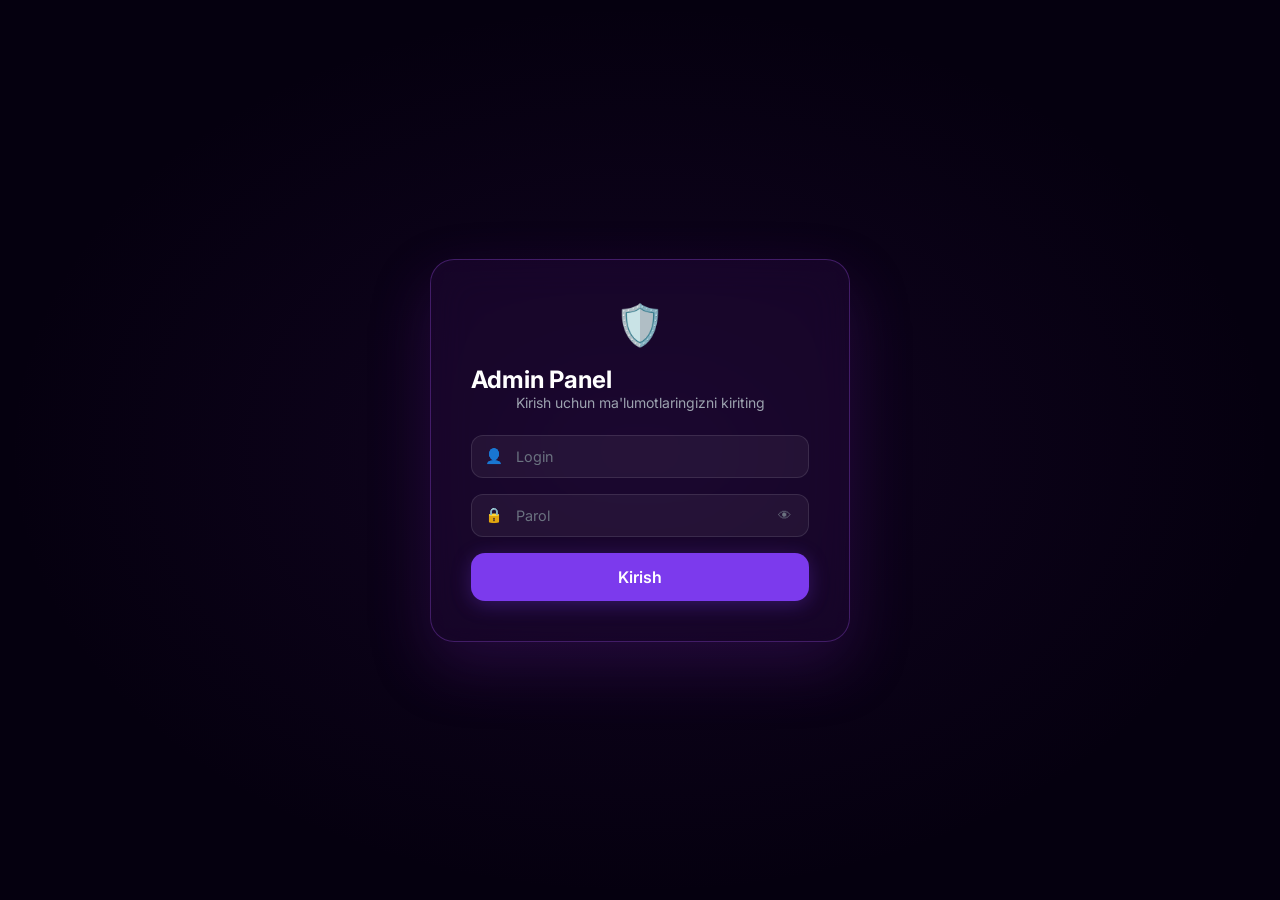
<file: admin/index.html>
<!DOCTYPE html>
<html lang="uz">
<head>
<meta charset="UTF-8"/>
<meta name="viewport" content="width=device-width, initial-scale=1.0"/>
<title>Admin Panel - AzikVisual</title>
<meta name="robots" content="noindex, nofollow"/>
<link rel="stylesheet" href="../css/style.css"/>
<link href="https://fonts.googleapis.com/css2?family=Inter:wght@300;400;500;600;700;800;900&display=swap" rel="stylesheet"/>
</head>
<body class="admin-body">

<div id="adminGate">
  <div class="admin-login-page">
    <div class="admin-login-card">
      <div class="modal-icon">🛡️</div>
      <h2>Admin Panel</h2>
      <p class="modal-sub">Kirish uchun ma'lumotlaringizni kiriting</p>
      <div class="modal-error" id="gateError"></div>
      <form onsubmit="gateLogin(event)">
        <div class="input-wrap"><span class="input-icon">👤</span><input type="text" id="gateUser" placeholder="Login" required autocomplete="off"/></div>
        <div class="input-wrap"><span class="input-icon">🔒</span><input type="password" id="gatePass" placeholder="Parol" required/><button type="button" class="eye-btn" onclick="toggleGatePwd()">👁</button></div>
        <button type="submit" class="btn-primary full" id="gateBtn">Kirish</button>
      </form>
    </div>
  </div>
</div>

<div id="adminPanel" style="display:none">
  <div class="admin-layout">
    <aside class="admin-sidebar">
      <div class="sidebar-logo">
        <div class="sidebar-logo-icon">⚡</div>
        <div>
          <div class="sidebar-logo-text"><span class="logo-az">AZIK</span><span class="logo-vis">VISUAL</span></div>
          <div class="sidebar-sub">Admin Panel</div>
        </div>
      </div>
      <nav class="sidebar-nav">
        <button class="sidebar-item active" onclick="showTab('dashboard')">📊 Dashboard</button>
        <button class="sidebar-item" onclick="showTab('upload')">📤 Mod Upload</button>
        <button class="sidebar-item" onclick="showTab('versions')">📦 Versiyalar</button>
        <button class="sidebar-item" onclick="showTab('support')">💬 Support <span class="sidebar-badge" id="msgBadge"></span></button>
        <button class="sidebar-item" onclick="showTab('premium')">👑 Premium</button>
        <button class="sidebar-item" onclick="showTab('analytics')">📈 Analitika</button>
        <button class="sidebar-item" onclick="showTab('settings')">⚙️ Sozlamalar</button>
      </nav>
      <button class="sidebar-logout" onclick="adminLogout()">🚪 Chiqish</button>
    </aside>

    <main class="admin-main">
      <div class="admin-tab active" id="tab-dashboard">
        <div class="admin-header"><h1>Dashboard</h1><p>AzikVisual admin paneliga xush kelibsiz</p></div>
        <div class="stat-cards" id="dashStats"></div>
        <div class="chart-card" id="chartCard" style="display:none">
          <h3>Versiyalar bo'yicha yuklashlar</h3>
          <div id="chartBars"></div>
        </div>
      </div>

      <div class="admin-tab" id="tab-upload">
        <div class="admin-header"><h1>Mod Upload</h1><p>Yangi versiya chiqarish</p></div>
        <div class="admin-toast success" id="uploadSuccess" style="display:none">✅ Yangi versiya muvaffaqiyatli chiqarildi!</div>
        <div class="admin-toast error" id="uploadError" style="display:none"></div>
        <form class="upload-form" onsubmit="publishVersion(event)">
          <div class="form-row">
            <div class="form-group"><label>Versiya nomi *</label><input type="text" id="upVersion" placeholder="v2.2.0" required class="admin-input"/></div>
            <div class="form-group"><label>Fayl hajmi</label><input type="text" id="upSize" placeholder="4.5 MB" class="admin-input"/></div>
          </div>
          <div class="form-row">
            <div class="form-group"><label>Chiqarilish sanasi</label><input type="date" id="upDate" class="admin-input"/></div>
            <div class="form-group"><label>Download URL</label><input type="text" id="upUrl" placeholder="https://github.com/.../releases/..." class="admin-input"/></div>
          </div>
          <div class="form-group">
            <label>So'nggi versiya sifatida belgilash</label>
            <div class="toggle-wrap">
              <div class="toggle" id="latestToggle" onclick="toggleLatest()" data-on="true"><div class="toggle-knob"></div></div>
              <span class="toggle-label" id="latestLabel">Ha</span>
            </div>
          </div>
          <div class="form-group">
            <label>Changelog</label>
            <div id="clEntries"></div>
            <button type="button" class="btn-add" onclick="addEntry()">+ Qo'shish</button>
          </div>
          <button type="submit" class="btn-primary" style="width:100%;padding:1rem;font-size:1rem">📤 Publish</button>
        </form>
      </div>

      <div class="admin-tab" id="tab-versions">
        <div class="admin-header"><h1>Versiyalar</h1><p>Barcha versiyalarni boshqarish</p></div>
        <div id="versionsList"></div>
      </div>

      <div class="admin-tab" id="tab-support">
        <div class="admin-header"><h1>Support Xabarlari</h1><p id="supportMeta"></p></div>
        <div id="messagesList"></div>
      </div>

      <div class="admin-tab" id="tab-premium">
        <div class="admin-header"><h1>Premium</h1><p>Premium xizmatlarni boshqarish</p></div>
        <div class="glass-card" style="max-width:500px">
          <div class="prem-toggle-row">
            <div><h3>Premium Holati</h3><p style="color:#888;font-size:.85rem">Saytdagi premium bo'limni yoqish/o'chirish</p></div>
            <div class="toggle" id="premToggle" onclick="togglePremium()"><div class="toggle-knob"></div></div>
          </div>
          <div class="prem-status" id="premStatus">🔒 Premium o'chiq</div>
        </div>
      </div>

      <div class="admin-tab" id="tab-analytics">
        <div class="admin-header"><h1>Analitika</h1><p>Sayt statistikasi</p></div>
        <div class="stat-cards" id="analyticsStats"></div>
        <div class="chart-card" style="margin-top:1.5rem"><h3>Yuklab olishlar taqsimoti</h3><div id="analyticsChartBars"></div></div>
      </div>

      <div class="admin-tab" id="tab-settings">
        <div class="admin-header"><h1>Sozlamalar</h1><p>Parolni o'zgartirish</p></div>
        <div class="settings-grid">
          <div class="glass-card">
            <h3>🔒 Parolni O'zgartirish</h3>
            <div class="form-group"><label>Joriy parol</label><input type="password" id="curPwd" class="admin-input" placeholder="••••••••"/></div>
            <div class="form-group"><label>Yangi parol</label><input type="password" id="newPwd" class="admin-input" placeholder="••••••••"/></div>
            <div class="form-group"><label>Yangi parolni tasdiqlang</label><input type="password" id="confPwd" class="admin-input" placeholder="••••••••"/></div>
            <button class="btn-primary" onclick="changePassword()" style="width:100%">🔐 O'zgartirish</button>
            <div class="settings-toast" id="pwdToast"></div>
          </div>
        </div>
      </div>
    </main>
  </div>
</div>

<script src="../js/admin.js"></script>
<script>initAdmin();</script>
</body>
</html>
</file>
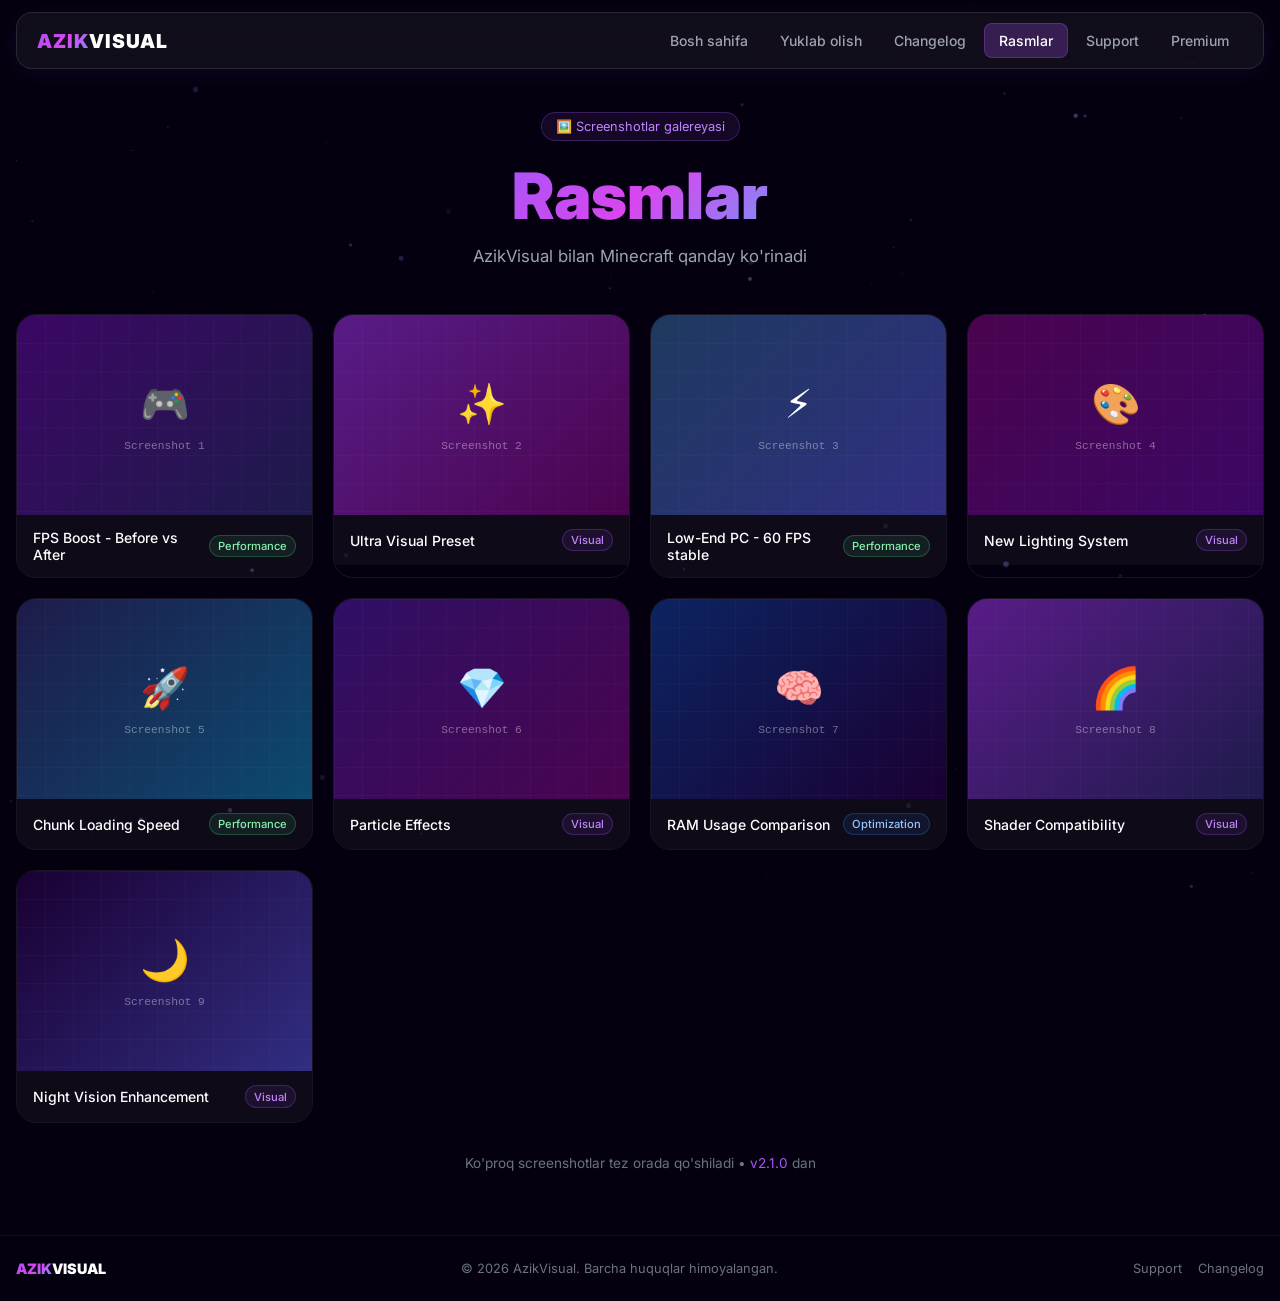
<file: gallery/index.html>
<!DOCTYPE html>
<html lang="uz">
<head>
<meta charset="UTF-8"/>
<meta name="viewport" content="width=device-width, initial-scale=1.0"/>
<title>Rasmlar - AzikVisual</title>
<link rel="stylesheet" href="../css/style.css"/>
<link href="https://fonts.googleapis.com/css2?family=Inter:wght@300;400;500;600;700;800;900&display=swap" rel="stylesheet"/>
</head>
<body>
<canvas id="particles"></canvas>
<nav class="navbar" id="navbar">
  <div class="nav-inner">
    <button class="logo" id="logoBtn" onclick="logoClick()">
      <span class="logo-az">AZIK</span><span class="logo-vis">VISUAL</span>
      <span class="logo-ping" id="logoPing"></span>
    </button>
    <div class="nav-links" id="navLinks">
      <a href="../" class="nav-link">Bosh sahifa</a>
      <a href="../download/" class="nav-link">Yuklab olish</a>
      <a href="../changelog/" class="nav-link">Changelog</a>
      <a href="../gallery/" class="nav-link active">Rasmlar</a>
      <a href="../support/" class="nav-link">Support</a>
      <a href="../premium/" class="nav-link">Premium</a>
    </div>
    <button class="burger" id="burger" onclick="toggleMenu()"><span></span><span></span><span></span></button>
  </div>
</nav>
<div class="page-wrap">
  <div class="container">
    <div class="page-header">
      <div class="page-badge">🖼️ Screenshotlar galereyasi</div>
      <h1><span class="gradient-text">Rasmlar</span></h1>
      <p>AzikVisual bilan Minecraft qanday ko'rinadi</p>
    </div>
    <div class="gallery-grid" id="galleryGrid"></div>
    <p class="gallery-note">Ko'proq screenshotlar tez orada qo'shiladi • <span class="purple-text">v2.1.0</span> dan</p>
  </div>
</div>
<footer class="footer">
  <div class="container footer-inner">
    <div class="footer-logo"><span class="logo-az">AZIK</span><span class="logo-vis">VISUAL</span></div>
    <p class="footer-copy">© 2026 AzikVisual. Barcha huquqlar himoyalangan.</p>
    <div class="footer-links"><a href="../support/">Support</a><a href="../changelog/">Changelog</a></div>
  </div>
</footer>
<div class="modal-overlay" id="adminModal" onclick="closeAdminModal(event)">
  <div class="modal-box">
    <button class="modal-close" onclick="closeModal()">✕</button>
    <div class="modal-icon">🛡️</div>
    <h2>Admin Panel</h2>
    <p class="modal-sub">Kirish uchun ma'lumotlaringizni kiriting</p>
    <div class="modal-error" id="loginError"></div>
    <form onsubmit="adminLogin(event)">
      <div class="input-wrap"><span class="input-icon">👤</span><input type="text" id="loginUser" placeholder="Username" required autocomplete="off"/></div>
      <div class="input-wrap"><span class="input-icon">🔒</span><input type="password" id="loginPass" placeholder="Password" required/><button type="button" class="eye-btn" onclick="togglePwd()">👁</button></div>
      <button type="submit" class="btn-primary full" id="loginBtn">Kirish</button>
    </form>
  </div>
</div>
<script src="../js/particles.js"></script>
<script src="../js/app.js"></script>
<script>loadGalleryPage();</script>
</body>
</html>
</file>
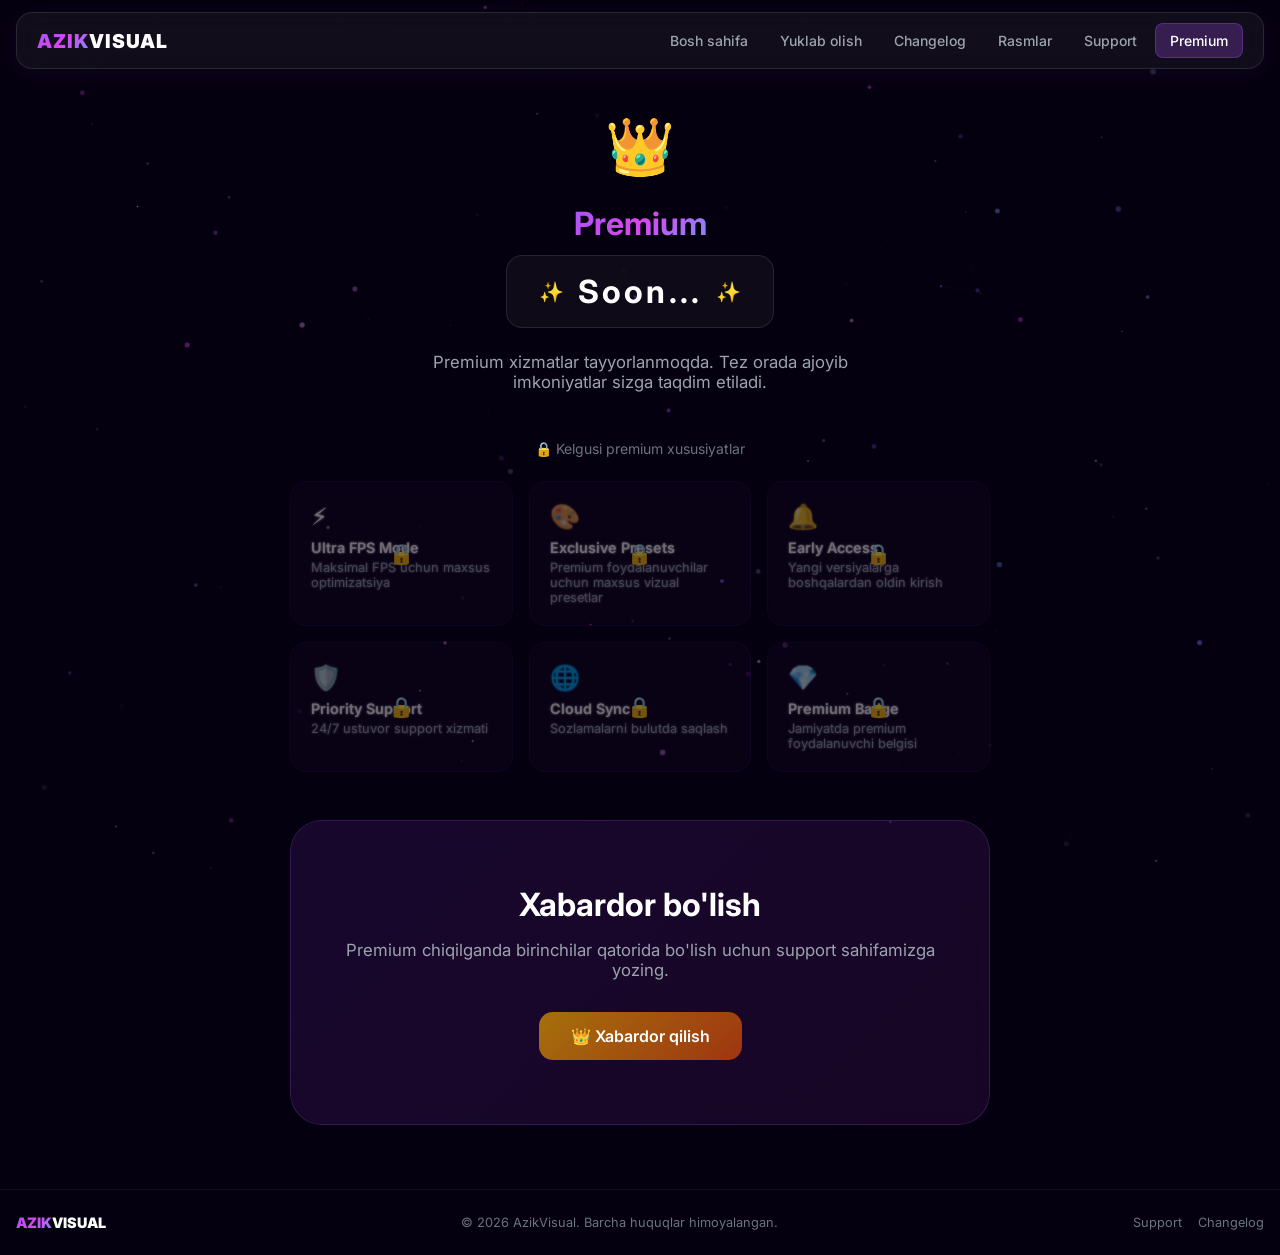
<file: premium/index.html>
<!DOCTYPE html>
<html lang="uz">
<head>
<meta charset="UTF-8"/>
<meta name="viewport" content="width=device-width, initial-scale=1.0"/>
<title>Premium - AzikVisual</title>
<link rel="stylesheet" href="../css/style.css"/>
<link href="https://fonts.googleapis.com/css2?family=Inter:wght@300;400;500;600;700;800;900&display=swap" rel="stylesheet"/>
</head>
<body>
<canvas id="particles"></canvas>
<nav class="navbar" id="navbar">
  <div class="nav-inner">
    <button class="logo" id="logoBtn" onclick="logoClick()">
      <span class="logo-az">AZIK</span><span class="logo-vis">VISUAL</span>
      <span class="logo-ping" id="logoPing"></span>
    </button>
    <div class="nav-links" id="navLinks">
      <a href="../" class="nav-link">Bosh sahifa</a>
      <a href="../download/" class="nav-link">Yuklab olish</a>
      <a href="../changelog/" class="nav-link">Changelog</a>
      <a href="../gallery/" class="nav-link">Rasmlar</a>
      <a href="../support/" class="nav-link">Support</a>
      <a href="../premium/" class="nav-link active">Premium</a>
    </div>
    <button class="burger" id="burger" onclick="toggleMenu()"><span></span><span></span><span></span></button>
  </div>
</nav>
<div class="page-wrap">
  <div class="container narrow">
    <div class="premium-hero">
      <div class="premium-crown-wrap"><div class="premium-crown">👑</div></div>
      <h1><span class="gradient-text">Premium</span></h1>
      <div class="soon-badge">
        <span class="sparkle">✨</span><span class="soon-text">Soon...</span><span class="sparkle">✨</span>
      </div>
      <p class="premium-desc">Premium xizmatlar tayyorlanmoqda. Tez orada ajoyib imkoniyatlar sizga taqdim etiladi.</p>
    </div>
    <div class="premium-feats-title">🔒 Kelgusi premium xususiyatlar</div>
    <div class="premium-grid">
      <div class="premium-feat locked"><div class="pf-lock">🔒</div><div class="pf-icon">⚡</div><h3>Ultra FPS Mode</h3><p>Maksimal FPS uchun maxsus optimizatsiya</p></div>
      <div class="premium-feat locked"><div class="pf-lock">🔒</div><div class="pf-icon">🎨</div><h3>Exclusive Presets</h3><p>Premium foydalanuvchilar uchun maxsus vizual presetlar</p></div>
      <div class="premium-feat locked"><div class="pf-lock">🔒</div><div class="pf-icon">🔔</div><h3>Early Access</h3><p>Yangi versiyalarga boshqalardan oldin kirish</p></div>
      <div class="premium-feat locked"><div class="pf-lock">🔒</div><div class="pf-icon">🛡️</div><h3>Priority Support</h3><p>24/7 ustuvor support xizmati</p></div>
      <div class="premium-feat locked"><div class="pf-lock">🔒</div><div class="pf-icon">🌐</div><h3>Cloud Sync</h3><p>Sozlamalarni bulutda saqlash</p></div>
      <div class="premium-feat locked"><div class="pf-lock">🔒</div><div class="pf-icon">💎</div><h3>Premium Badge</h3><p>Jamiyatda premium foydalanuvchi belgisi</p></div>
    </div>
    <div class="cta-box" style="margin-top:3rem">
      <div class="cta-glow"></div>
      <h2>Xabardor bo'lish</h2>
      <p>Premium chiqilganda birinchilar qatorida bo'lish uchun support sahifamizga yozing.</p>
      <a href="../support/" class="btn-gold">👑 Xabardor qilish</a>
    </div>
  </div>
</div>
<footer class="footer">
  <div class="container footer-inner">
    <div class="footer-logo"><span class="logo-az">AZIK</span><span class="logo-vis">VISUAL</span></div>
    <p class="footer-copy">© 2026 AzikVisual. Barcha huquqlar himoyalangan.</p>
    <div class="footer-links"><a href="../support/">Support</a><a href="../changelog/">Changelog</a></div>
  </div>
</footer>
<div class="modal-overlay" id="adminModal" onclick="closeAdminModal(event)">
  <div class="modal-box">
    <button class="modal-close" onclick="closeModal()">✕</button>
    <div class="modal-icon">🛡️</div>
    <h2>Admin Panel</h2>
    <p class="modal-sub">Kirish uchun ma'lumotlaringizni kiriting</p>
    <div class="modal-error" id="loginError"></div>
    <form onsubmit="adminLogin(event)">
      <div class="input-wrap"><span class="input-icon">👤</span><input type="text" id="loginUser" placeholder="Username" required autocomplete="off"/></div>
      <div class="input-wrap"><span class="input-icon">🔒</span><input type="password" id="loginPass" placeholder="Password" required/><button type="button" class="eye-btn" onclick="togglePwd()">👁</button></div>
      <button type="submit" class="btn-primary full" id="loginBtn">Kirish</button>
    </form>
  </div>
</div>
<script src="../js/particles.js"></script>
<script src="../js/app.js"></script>
</body>
</html>
</file>
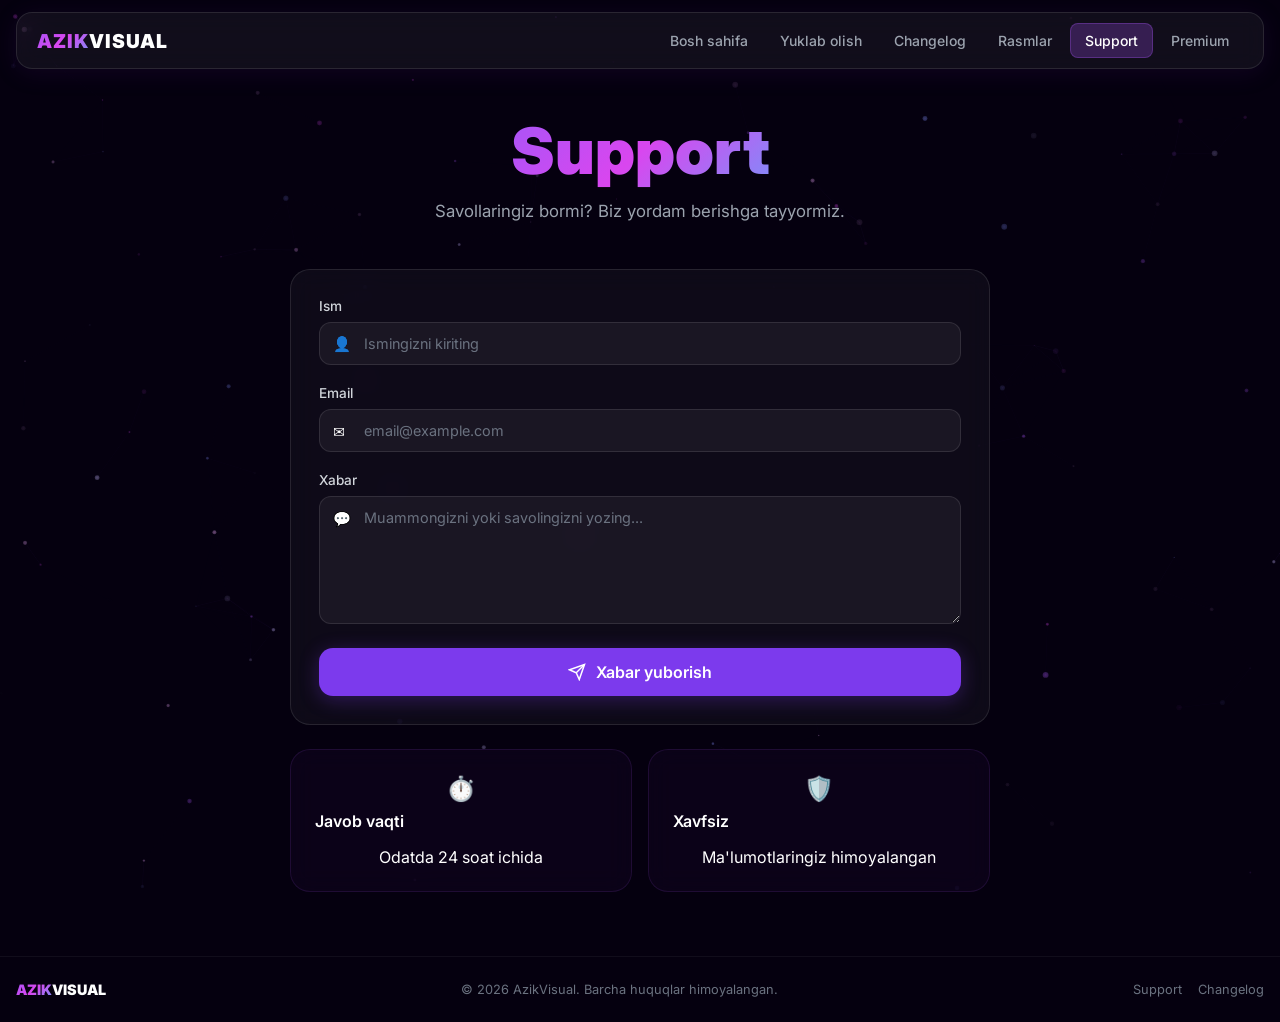
<file: support/index.html>
<!DOCTYPE html>
<html lang="uz">
<head>
<meta charset="UTF-8"/>
<meta name="viewport" content="width=device-width, initial-scale=1.0"/>
<title>Support - AzikVisual</title>
<meta name="description" content="AzikVisual support. Savollaringiz uchun murojaat qiling."/>
<link rel="stylesheet" href="../css/style.css"/>
<link href="https://fonts.googleapis.com/css2?family=Inter:wght@300;400;500;600;700;800;900&display=swap" rel="stylesheet"/>
</head>
<body>
<canvas id="particles"></canvas>
<nav class="navbar" id="navbar">
  <div class="nav-inner">
    <button class="logo" id="logoBtn" onclick="logoClick()">
      <span class="logo-az">AZIK</span><span class="logo-vis">VISUAL</span>
      <span class="logo-ping" id="logoPing"></span>
    </button>
    <div class="nav-links" id="navLinks">
      <a href="../" class="nav-link">Bosh sahifa</a>
      <a href="../download/" class="nav-link">Yuklab olish</a>
      <a href="../changelog/" class="nav-link">Changelog</a>
      <a href="../gallery/" class="nav-link">Rasmlar</a>
      <a href="../support/" class="nav-link active">Support</a>
      <a href="../premium/" class="nav-link">Premium</a>
    </div>
    <button class="burger" id="burger" onclick="toggleMenu()"><span></span><span></span><span></span></button>
  </div>
</nav>
<div class="page-wrap">
  <div class="container narrow">
    <div class="page-header">
      <h1><span class="gradient-text">Support</span></h1>
      <p>Savollaringiz bormi? Biz yordam berishga tayyormiz.</p>
    </div>
    <div id="supportForm">
      <div class="glass-card form-card">
        <div class="form-error" id="formError" style="display:none"></div>
        <form onsubmit="submitSupport(event)">
          <div class="form-group">
            <label>Ism</label>
            <div class="input-wrap"><span class="input-icon">👤</span><input type="text" id="sName" placeholder="Ismingizni kiriting" required/></div>
          </div>
          <div class="form-group">
            <label>Email</label>
            <div class="input-wrap"><span class="input-icon">✉️</span><input type="email" id="sEmail" placeholder="email@example.com" required/></div>
          </div>
          <div class="form-group">
            <label>Xabar</label>
            <div class="input-wrap textarea-wrap"><span class="input-icon top">💬</span><textarea id="sMessage" rows="6" placeholder="Muammongizni yoki savolingizni yozing..." required></textarea></div>
          </div>
          <button type="submit" class="btn-primary full" id="submitBtn">
            <svg width="18" height="18" fill="none" stroke="currentColor" stroke-width="2" viewBox="0 0 24 24"><line x1="22" y1="2" x2="11" y2="13"/><polygon points="22 2 15 22 11 13 2 9 22 2"/></svg>
            Xabar yuborish
          </button>
        </form>
      </div>
      <div class="info-cards">
        <div class="card text-center"><div class="info-icon">⏱️</div><h3>Javob vaqti</h3><p>Odatda 24 soat ichida</p></div>
        <div class="card text-center"><div class="info-icon">🛡️</div><h3>Xavfsiz</h3><p>Ma'lumotlaringiz himoyalangan</p></div>
      </div>
    </div>
    <div id="supportSuccess" style="display:none">
      <div class="glass-card success-card text-center">
        <div class="success-icon">✅</div>
        <h2>Xabaringiz yuborildi!</h2>
        <p>Sizning xabaringiz qabul qilindi. Tez orada javob beramiz.</p>
        <button class="btn-primary" onclick="resetSupportForm()">Yana xabar yuborish</button>
      </div>
    </div>
  </div>
</div>
<footer class="footer">
  <div class="container footer-inner">
    <div class="footer-logo"><span class="logo-az">AZIK</span><span class="logo-vis">VISUAL</span></div>
    <p class="footer-copy">© 2026 AzikVisual. Barcha huquqlar himoyalangan.</p>
    <div class="footer-links"><a href="../support/">Support</a><a href="../changelog/">Changelog</a></div>
  </div>
</footer>
<div class="modal-overlay" id="adminModal" onclick="closeAdminModal(event)">
  <div class="modal-box">
    <button class="modal-close" onclick="closeModal()">✕</button>
    <div class="modal-icon">🛡️</div>
    <h2>Admin Panel</h2>
    <p class="modal-sub">Kirish uchun ma'lumotlaringizni kiriting</p>
    <div class="modal-error" id="loginError"></div>
    <form onsubmit="adminLogin(event)">
      <div class="input-wrap"><span class="input-icon">👤</span><input type="text" id="loginUser" placeholder="Username" required autocomplete="off"/></div>
      <div class="input-wrap"><span class="input-icon">🔒</span><input type="password" id="loginPass" placeholder="Password" required/><button type="button" class="eye-btn" onclick="togglePwd()">👁</button></div>
      <button type="submit" class="btn-primary full" id="loginBtn">Kirish</button>
    </form>
  </div>
</div>
<script src="../js/particles.js"></script>
<script src="../js/app.js"></script>
</body>
</html>
</file>
<file: css/style.css>
/* ===== RESET & BASE ===== */
*{box-sizing:border-box;margin:0;padding:0}
html{scroll-behavior:smooth}
body{font-family:'Inter',system-ui,sans-serif;background:#05000f;color:#fff;min-height:100vh;overflow-x:hidden}
a{text-decoration:none;color:inherit}
button{cursor:pointer;border:none;background:none;font-family:inherit}
ul{list-style:none}

/* ===== CANVAS PARTICLES ===== */
#particles{position:fixed;inset:0;z-index:0;pointer-events:none;opacity:.7}

/* ===== NAVBAR ===== */
.navbar{position:fixed;top:0;left:0;right:0;z-index:100;padding:.75rem 1rem;transition:all .3s}
.nav-inner{max-width:1280px;margin:0 auto;background:rgba(255,255,255,.05);backdrop-filter:blur(12px);-webkit-backdrop-filter:blur(12px);border:1px solid rgba(255,255,255,.1);border-radius:1rem;padding:.625rem 1.25rem;display:flex;align-items:center;justify-content:space-between;gap:1rem;box-shadow:0 4px 24px rgba(88,28,135,.15)}
.logo{display:flex;align-items:center;position:relative;font-size:1.2rem;font-weight:900;letter-spacing:.05em;flex-shrink:0}
.logo-az{background:linear-gradient(135deg,#a855f7,#d946ef,#818cf8);-webkit-background-clip:text;-webkit-text-fill-color:transparent;background-clip:text}
.logo-vis{color:#fff}
.logo-ping{position:absolute;top:-2px;right:-6px;width:8px;height:8px;border-radius:50%;background:#a855f7;display:none}
.logo-ping.show{display:block;animation:ping 1s cubic-bezier(0,0,.2,1) infinite}
@keyframes ping{0%{transform:scale(1);opacity:1}100%{transform:scale(2.5);opacity:0}}
.nav-links{display:flex;align-items:center;gap:.25rem}
.nav-link{padding:.5rem .875rem;border-radius:.5rem;font-size:.875rem;font-weight:500;color:#9ca3af;transition:all .2s;position:relative}
.nav-link:hover{color:#fff;background:rgba(255,255,255,.05)}
.nav-link.active{color:#fff;background:rgba(168,85,247,.25);border:1px solid rgba(168,85,247,.3)}
.burger{display:none;flex-direction:column;gap:5px;padding:.375rem}
.burger span{display:block;width:22px;height:2px;background:#9ca3af;border-radius:2px;transition:all .3s}
.burger.open span:nth-child(1){transform:translateY(7px) rotate(45deg)}
.burger.open span:nth-child(2){opacity:0}
.burger.open span:nth-child(3){transform:translateY(-7px) rotate(-45deg)}
@media(max-width:768px){.nav-links{display:none;position:absolute;top:100%;left:0;right:0;flex-direction:column;background:rgba(5,0,15,.95);backdrop-filter:blur(12px);border:1px solid rgba(255,255,255,.1);border-radius:1rem;padding:.75rem;margin-top:.5rem;gap:.25rem}.nav-links.open{display:flex}.burger{display:flex}}

/* ===== HERO ===== */
.hero{position:relative;min-height:100vh;display:flex;flex-direction:column;align-items:center;justify-content:center;padding:6rem 1rem 4rem;z-index:1;overflow:hidden}
.hero-glow{position:absolute;top:50%;left:50%;transform:translate(-50%,-50%);width:600px;height:600px;background:rgba(88,28,135,.1);border-radius:50%;filter:blur(80px);pointer-events:none}
.hero-glow2{position:absolute;top:30%;left:30%;width:300px;height:300px;background:rgba(217,70,239,.06);border-radius:50%;filter:blur(60px);pointer-events:none}
.hero-content{position:relative;z-index:2;text-align:center;max-width:900px;width:100%}
.hero-badge{display:inline-flex;align-items:center;gap:.5rem;padding:.5rem 1rem;border-radius:9999px;background:rgba(255,255,255,.05);backdrop-filter:blur(8px);border:1px solid rgba(168,85,247,.3);color:#c084fc;font-size:.875rem;margin-bottom:2rem;animation:fadeUp .6s .1s both}
.star{color:#facc15}
.hero-title{font-size:clamp(3.5rem,12vw,9rem);font-weight:900;letter-spacing:-.04em;line-height:1;margin-bottom:1.5rem;animation:fadeUp .6s .2s both}
.gradient-text{background:linear-gradient(135deg,#a855f7,#d946ef,#818cf8);-webkit-background-clip:text;-webkit-text-fill-color:transparent;background-clip:text}
.glow-text{filter:drop-shadow(0 0 20px rgba(168,85,247,.6))}
.white-text{color:#fff}
.purple-text{color:#a855f7}
.fuchsia-text{color:#d946ef}
.hero-sub{font-size:clamp(1rem,3vw,1.375rem);color:#9ca3af;margin-bottom:1rem;font-weight:300;animation:fadeUp .6s .4s both}
.hero-desc{color:#6b7280;font-size:.95rem;margin-bottom:2.5rem;max-width:480px;margin-left:auto;margin-right:auto;animation:fadeUp .6s .5s both}
.hero-btns{display:flex;flex-wrap:wrap;gap:1rem;justify-content:center;margin-bottom:3.5rem;animation:fadeUp .6s .6s both}
.hero-stats{display:flex;flex-wrap:wrap;justify-content:center;gap:2rem;animation:fadeUp .6s .8s both}
.stat{text-align:center}
.stat-val{font-size:1.5rem;font-weight:700;background:linear-gradient(135deg,#a855f7,#d946ef);-webkit-background-clip:text;-webkit-text-fill-color:transparent;background-clip:text}
.stat-label{color:#6b7280;font-size:.8rem;margin-top:.25rem}
.scroll-hint{position:absolute;bottom:2rem;left:50%;transform:translateX(-50%);display:flex;flex-direction:column;align-items:center;gap:.375rem;color:#4b5563;font-size:.75rem;letter-spacing:.1em;text-transform:uppercase}
.scroll-arrow{animation:bounce 1.5s infinite}
@keyframes bounce{0%,100%{transform:translateY(0)}50%{transform:translateY(8px)}}
@keyframes fadeUp{from{opacity:0;transform:translateY(20px)}to{opacity:1;transform:translateY(0)}}

/* ===== BUTTONS ===== */
.btn-primary{display:inline-flex;align-items:center;gap:.625rem;padding:.875rem 2rem;background:#7c3aed;color:#fff;font-weight:600;border-radius:.875rem;transition:all .3s;font-size:1rem;box-shadow:0 4px 20px rgba(124,58,237,.3)}
.btn-primary:hover{background:#6d28d9;transform:translateY(-2px);box-shadow:0 8px 30px rgba(124,58,237,.4)}
.btn-primary:active{transform:translateY(0)}
.btn-primary.large{padding:1rem 2.5rem;font-size:1.1rem}
.btn-primary.full{width:100%;justify-content:center}
.btn-secondary{display:inline-flex;align-items:center;gap:.625rem;padding:.875rem 2rem;background:rgba(255,255,255,.05);backdrop-filter:blur(8px);color:#fff;font-weight:600;border-radius:.875rem;border:1px solid rgba(255,255,255,.15);transition:all .3s;font-size:1rem}
.btn-secondary:hover{border-color:rgba(168,85,247,.4);background:rgba(168,85,247,.1);transform:translateY(-2px)}
.btn-ver{color:#c084fc;font-size:.8rem;font-weight:400}
.btn-gold{display:inline-flex;align-items:center;gap:.5rem;padding:.875rem 2rem;background:linear-gradient(135deg,rgba(202,138,4,.8),rgba(194,65,12,.8));color:#fff;font-weight:600;border-radius:.875rem;transition:all .3s}
.btn-gold:hover{transform:translateY(-2px);box-shadow:0 8px 30px rgba(202,138,4,.2)}

/* ===== SECTIONS ===== */
.section{position:relative;z-index:1;padding:5rem 1rem}
.container{max-width:1280px;margin:0 auto}
.container.narrow{max-width:700px}
.section-header{text-align:center;margin-bottom:3.5rem}
.section-header h2{font-size:clamp(2rem,5vw,3rem);font-weight:700;margin-bottom:1rem}
.section-header p{color:#9ca3af;font-size:1.05rem;max-width:600px;margin:0 auto}

/* ===== FEATURES ===== */
.features-grid{display:grid;grid-template-columns:repeat(auto-fill,minmax(280px,1fr));gap:1.5rem}
.feature-card{position:relative;background:rgba(88,28,135,.1);backdrop-filter:blur(12px);border:1px solid rgba(168,85,247,.15);border-radius:1.25rem;padding:1.5rem;transition:all .4s;animation:fadeUp .6s calc(var(--i)*.1s + .2s) both}
.feature-card:hover{transform:translateY(-6px) scale(1.02);border-color:rgba(168,85,247,.4);box-shadow:0 12px 40px rgba(88,28,135,.2)}
.feat-icon{font-size:1.75rem;width:3rem;height:3rem;border-radius:.75rem;background:rgba(168,85,247,.15);border:1px solid rgba(168,85,247,.25);display:flex;align-items:center;justify-content:center;margin-bottom:1rem}
.feat-check{position:absolute;top:1rem;right:1rem;width:1.5rem;height:1.5rem;border-radius:50%;background:rgba(74,222,128,.15);border:1px solid rgba(74,222,128,.3);display:flex;align-items:center;justify-content:center;color:#4ade80;font-size:.75rem}
.feature-card h3{color:#fff;font-size:1.05rem;font-weight:600;margin-bottom:.5rem}
.feature-card p{color:#9ca3af;font-size:.875rem;line-height:1.6}

/* ===== VERSIONS ===== */
.versions-list{display:flex;flex-wrap:wrap;justify-content:center;gap:1rem}
.ver-badge{display:inline-flex;align-items:center;gap:.5rem;padding:.875rem 1.5rem;border-radius:1rem;font-weight:600;background:rgba(255,255,255,.04);border:1px solid rgba(255,255,255,.1);color:#9ca3af;transition:all .3s}
.ver-badge.featured{background:rgba(124,58,237,.2);border:2px solid rgba(168,85,247,.5);color:#fff;box-shadow:0 4px 20px rgba(124,58,237,.2)}
.ver-star{color:#facc15}
.ver-tag{font-size:.7rem;padding:.2rem .5rem;border-radius:9999px;background:rgba(168,85,247,.2);color:#c084fc;border:1px solid rgba(168,85,247,.3)}

/* ===== CTA BOX ===== */
.cta-box{position:relative;background:rgba(88,28,135,.12);backdrop-filter:blur(12px);border:1px solid rgba(168,85,247,.25);border-radius:2rem;padding:4rem 2rem;text-align:center;overflow:hidden}
.cta-glow{position:absolute;inset:0;background:linear-gradient(135deg,rgba(124,58,237,.08),rgba(217,70,239,.04));border-radius:2rem;pointer-events:none}
.cta-box h2{font-size:2rem;font-weight:700;margin-bottom:1rem;position:relative;z-index:1}
.cta-box p{color:#9ca3af;font-size:1.05rem;margin-bottom:2rem;position:relative;z-index:1}
.cta-box .btn-primary,.cta-box .btn-gold{position:relative;z-index:1}

/* ===== FOOTER ===== */
.footer{position:relative;z-index:1;padding:1.5rem 1rem;border-top:1px solid rgba(255,255,255,.05)}
.footer-inner{display:flex;flex-wrap:wrap;align-items:center;justify-content:space-between;gap:1rem}
.footer-logo{font-size:.9rem;font-weight:900}
.footer-copy{color:#6b7280;font-size:.8rem}
.footer-links{display:flex;gap:1rem}
.footer-links a{color:#6b7280;font-size:.8rem;transition:color .2s}
.footer-links a:hover{color:#a855f7}

/* ===== PAGE LAYOUT ===== */
.page-wrap{position:relative;z-index:1;padding:7rem 1rem 4rem}
.page-header{text-align:center;margin-bottom:3rem}
.page-header h1{font-size:clamp(2.5rem,7vw,4rem);font-weight:900;margin-bottom:.75rem}
.page-header p{color:#9ca3af;font-size:1.05rem}
.page-badge{display:inline-flex;align-items:center;gap:.5rem;padding:.375rem .875rem;border-radius:9999px;background:rgba(168,85,247,.1);border:1px solid rgba(168,85,247,.25);color:#c084fc;font-size:.8rem;margin-bottom:1rem}

/* ===== GLASS CARD ===== */
.glass-card{background:rgba(255,255,255,.04);backdrop-filter:blur(12px);border:1px solid rgba(255,255,255,.1);border-radius:1.25rem;padding:1.75rem}
.card{background:rgba(88,28,135,.08);backdrop-filter:blur(12px);border:1px solid rgba(168,85,247,.12);border-radius:1.25rem;padding:1.5rem;transition:all .3s}
.card:hover{border-color:rgba(168,85,247,.3)}
.card h3{color:#fff;font-size:1rem;font-weight:600;margin-bottom:1rem;display:flex;align-items:center;gap:.5rem}
.card ul li{color:#9ca3af;font-size:.875rem;padding:.3rem 0;padding-left:1rem;position:relative}
.card ul li::before{content:'•';position:absolute;left:0;color:#7c3aed}

/* ===== MODAL ===== */
.modal-overlay{position:fixed;inset:0;z-index:200;display:none;align-items:center;justify-content:center;padding:1rem;background:rgba(0,0,0,.7);backdrop-filter:blur(8px)}
.modal-overlay.show{display:flex}
.modal-box{position:relative;width:100%;max-width:420px;background:rgba(88,28,135,.15);backdrop-filter:blur(20px);border:1px solid rgba(168,85,247,.3);border-radius:1.5rem;padding:2.5rem;box-shadow:0 25px 60px rgba(88,28,135,.4)}
.modal-close{position:absolute;top:1rem;right:1rem;width:2rem;height:2rem;border-radius:.5rem;color:#9ca3af;display:flex;align-items:center;justify-content:center;transition:all .2s}
.modal-close:hover{color:#fff;background:rgba(255,255,255,.1)}
.modal-icon{font-size:2.5rem;text-align:center;margin-bottom:1rem}
.modal-box h2{text-align:center;font-size:1.5rem;font-weight:700;margin-bottom:.375rem}
.modal-sub{text-align:center;color:#9ca3af;font-size:.875rem;margin-bottom:1.5rem}
.modal-error{display:none;padding:.75rem 1rem;border-radius:.75rem;background:rgba(239,68,68,.15);border:1px solid rgba(239,68,68,.3);color:#fca5a5;font-size:.875rem;margin-bottom:1rem}
.modal-error.show{display:block}

/* ===== INPUTS ===== */
.input-wrap{position:relative;margin-bottom:1rem}
.input-wrap input,.input-wrap textarea,.admin-input{width:100%;background:rgba(255,255,255,.05);border:1px solid rgba(255,255,255,.1);border-radius:.75rem;padding:.75rem 1rem .75rem 2.75rem;color:#fff;font-size:.9rem;font-family:inherit;transition:all .3s;outline:none}
.admin-input{padding:.75rem 1rem}
.input-wrap input:focus,.input-wrap textarea:focus,.admin-input:focus{border-color:rgba(168,85,247,.5);background:rgba(255,255,255,.07)}
.input-wrap input::placeholder,.input-wrap textarea::placeholder,.admin-input::placeholder{color:#6b7280}
.input-icon{position:absolute;left:.875rem;top:50%;transform:translateY(-50%);font-size:.9rem;pointer-events:none}
.input-icon.top{top:.875rem;transform:none}
.textarea-wrap .admin-input{padding:.75rem 1rem .75rem 2.75rem}
.eye-btn{position:absolute;right:.875rem;top:50%;transform:translateY(-50%);color:#6b7280;padding:.25rem;transition:color .2s}
.eye-btn:hover{color:#d1d5db}
.form-group{margin-bottom:1.25rem}
.form-group label{display:block;font-size:.85rem;color:#d1d5db;margin-bottom:.5rem;font-weight:500}

/* ===== DOWNLOAD PAGE ===== */
.latest-card{position:relative;background:rgba(88,28,135,.15);border:2px solid rgba(168,85,247,.4);border-radius:1.5rem;padding:2rem;margin-bottom:2rem;overflow:hidden}
.latest-glow{position:absolute;top:0;right:0;width:300px;height:300px;background:rgba(124,58,237,.05);border-radius:50%;filter:blur(60px);pointer-events:none}
.latest-inner{position:relative;z-index:1;display:flex;flex-wrap:wrap;align-items:center;justify-content:space-between;gap:1.5rem}
.latest-badges{display:flex;gap:.625rem;margin-bottom:.75rem}
.badge{display:inline-flex;align-items:center;gap:.25rem;padding:.3rem .75rem;border-radius:9999px;font-size:.8rem;font-weight:500;border:1px solid}
.badge.purple{background:rgba(168,85,247,.2);color:#c084fc;border-color:rgba(168,85,247,.3)}
.badge.green{background:rgba(74,222,128,.15);color:#86efac;border-color:rgba(74,222,128,.3)}
.latest-card h2{font-size:1.75rem;font-weight:700;color:#fff;margin-bottom:1rem}
.latest-meta{display:flex;flex-wrap:wrap;gap:1.5rem;color:#9ca3af;font-size:.875rem}
.archive-section{margin-bottom:2rem}
.archive-title{display:flex;align-items:center;gap:.625rem;color:#fff;font-size:1.1rem;font-weight:600;margin-bottom:1rem}
.glass-table{background:rgba(255,255,255,.03);backdrop-filter:blur(8px);border:1px solid rgba(255,255,255,.08);border-radius:1rem;overflow:hidden}
.glass-table table{width:100%;border-collapse:collapse}
.glass-table th{text-align:left;padding:.875rem 1rem;color:#a855f7;font-size:.8rem;font-weight:600;border-bottom:1px solid rgba(255,255,255,.08);background:rgba(255,255,255,.02)}
.glass-table td{padding:.875rem 1rem;color:#d1d5db;font-size:.875rem;border-bottom:1px solid rgba(255,255,255,.04)}
.glass-table tr:last-child td{border-bottom:none}
.glass-table tr:hover td{background:rgba(255,255,255,.02)}
.req-grid{display:grid;grid-template-columns:repeat(auto-fill,minmax(280px,1fr));gap:1.25rem;margin-top:2.5rem}
.btn-dl-sm{display:inline-flex;align-items:center;gap:.375rem;padding:.5rem .875rem;border-radius:.625rem;background:rgba(124,58,237,.2);color:#c084fc;border:1px solid rgba(168,85,247,.3);font-size:.8rem;transition:all .2s}
.btn-dl-sm:hover{background:rgba(124,58,237,.4);color:#fff}

/* ===== CHANGELOG ===== */
.timeline{position:relative;padding-left:3.5rem}
.timeline::before{content:'';position:absolute;left:1.25rem;top:0;bottom:0;width:1px;background:linear-gradient(to bottom,rgba(168,85,247,.5),rgba(168,85,247,.1))}
.tl-item{position:relative;margin-bottom:2.5rem}
.tl-dot{position:absolute;left:-2.25rem;top:1.5rem;width:.75rem;height:.75rem;border-radius:50%;border:2px solid;transition:all .3s}
.tl-dot.latest{background:#a855f7;border-color:#c084fc;box-shadow:0 0 12px rgba(168,85,247,.5)}
.tl-dot.old{background:#374151;border-color:#4b5563}
.tl-card{background:rgba(88,28,135,.1);backdrop-filter:blur(12px);border:1px solid rgba(255,255,255,.08);border-radius:1.25rem;padding:1.5rem;transition:all .3s}
.tl-card:hover{border-color:rgba(168,85,247,.3)}
.tl-head{display:flex;flex-wrap:wrap;align-items:center;gap:.75rem;margin-bottom:1.25rem}
.tl-ver{font-size:1.5rem;font-weight:700;color:#fff}
.tl-meta{margin-left:auto;display:flex;gap:1.25rem;color:#6b7280;font-size:.8rem}
.cl-section{margin-bottom:1rem}
.cl-type{display:inline-flex;align-items:center;gap:.375rem;padding:.25rem .625rem;border-radius:9999px;font-size:.75rem;font-weight:500;border:1px solid;margin-bottom:.5rem}
.cl-type.new{background:rgba(168,85,247,.15);color:#c084fc;border-color:rgba(168,85,247,.25)}
.cl-type.fix{background:rgba(239,68,68,.12);color:#fca5a5;border-color:rgba(239,68,68,.25)}
.cl-type.opt{background:rgba(59,130,246,.12);color:#93c5fd;border-color:rgba(59,130,246,.25)}
.cl-items{list-style:none;padding-left:.25rem}
.cl-items li{display:flex;gap:.5rem;align-items:flex-start;color:#d1d5db;font-size:.875rem;padding:.2rem 0}
.cl-dot{width:.375rem;height:.375rem;border-radius:50%;flex-shrink:0;margin-top:.4rem}
.cl-dot.new{background:#a855f7}.cl-dot.fix{background:#ef4444}.cl-dot.opt{background:#3b82f6}

/* ===== GALLERY ===== */
.gallery-grid{display:grid;grid-template-columns:repeat(auto-fill,minmax(280px,1fr));gap:1.25rem}
.gallery-item{border-radius:1.25rem;overflow:hidden;border:1px solid rgba(255,255,255,.08);transition:all .3s;cursor:pointer}
.gallery-item:hover{border-color:rgba(168,85,247,.4);transform:translateY(-5px) scale(1.02);box-shadow:0 12px 40px rgba(88,28,135,.2)}
.gallery-thumb{width:100%;height:200px;display:flex;align-items:center;justify-content:center;flex-direction:column;gap:.75rem;position:relative;overflow:hidden}
.gallery-overlay{position:absolute;inset:0;background:rgba(168,85,247,.15);opacity:0;transition:opacity .3s}
.gallery-item:hover .gallery-overlay{opacity:1}
.gallery-emoji{font-size:2.5rem;position:relative;z-index:1}
.gallery-id{font-size:.7rem;color:rgba(255,255,255,.4);font-family:monospace;position:relative;z-index:1}
.gallery-info{padding:.875rem 1rem;background:rgba(255,255,255,.04)}
.gallery-info-row{display:flex;align-items:center;justify-content:space-between;gap:.5rem}
.gallery-info h3{color:#fff;font-size:.875rem;font-weight:500}
.gallery-tag{font-size:.7rem;padding:.2rem .5rem;border-radius:9999px;border:1px solid;font-weight:500;flex-shrink:0}
.tag-perf{background:rgba(74,222,128,.1);color:#86efac;border-color:rgba(74,222,128,.25)}
.tag-vis{background:rgba(168,85,247,.1);color:#c084fc;border-color:rgba(168,85,247,.25)}
.tag-opt{background:rgba(59,130,246,.1);color:#93c5fd;border-color:rgba(59,130,246,.25)}
.gallery-note{text-align:center;color:#6b7280;font-size:.85rem;margin-top:2rem}

/* ===== SUPPORT PAGE ===== */
.form-card{margin-bottom:1.5rem}
.info-cards{display:grid;grid-template-columns:1fr 1fr;gap:1rem}
.info-icon{font-size:1.5rem;margin-bottom:.5rem}
.text-center{text-align:center}
.success-icon{font-size:3rem;margin-bottom:1rem}
.success-card{padding:3rem}
.success-card h2{font-size:1.5rem;margin-bottom:.75rem}
.success-card p{color:#9ca3af;margin-bottom:2rem}
.loading-state{text-align:center;padding:3rem;color:#6b7280}

/* ===== PREMIUM PAGE ===== */
.premium-hero{text-align:center;margin-bottom:3rem}
.premium-crown-wrap{display:flex;justify-content:center;margin-bottom:1.5rem}
.premium-crown{font-size:3.5rem;animation:crownRock 3s ease-in-out infinite}
@keyframes crownRock{0%,100%{transform:rotate(0)}25%{transform:rotate(8deg)}75%{transform:rotate(-8deg)}}
.soon-badge{display:inline-flex;align-items:center;gap:.875rem;padding:1rem 2rem;border-radius:1rem;background:rgba(255,255,255,.04);border:1px solid rgba(255,255,255,.1);margin:.75rem 0 1.5rem}
.sparkle{font-size:1.25rem;color:#facc15;animation:sparkle 2s ease-in-out infinite}
.sparkle:last-child{animation-delay:.5s}
@keyframes sparkle{0%,100%{opacity:1;transform:scale(1)}50%{opacity:.5;transform:scale(.8)}}
.soon-text{font-size:2rem;font-weight:700;color:#fff;letter-spacing:.1em}
.premium-desc{color:#9ca3af;font-size:1.05rem;max-width:480px;margin:0 auto}
.premium-feats-title{text-align:center;color:#6b7280;font-size:.875rem;margin-bottom:1.5rem;display:flex;align-items:center;justify-content:center;gap:.5rem}
.premium-grid{display:grid;grid-template-columns:repeat(auto-fill,minmax(200px,1fr));gap:1rem}
.premium-feat{position:relative;background:rgba(88,28,135,.08);border:1px solid rgba(168,85,247,.1);border-radius:1rem;padding:1.25rem;opacity:.5;user-select:none}
.premium-feat.locked::after{content:'';position:absolute;inset:0;border-radius:1rem;backdrop-filter:blur(1px);background:rgba(0,0,0,.15)}
.pf-lock{position:absolute;top:50%;left:50%;transform:translate(-50%,-50%);font-size:1.25rem;z-index:2}
.pf-icon{font-size:1.5rem;margin-bottom:.5rem}
.premium-feat h3{color:#fff;font-size:.9rem;font-weight:600;margin-bottom:.25rem}
.premium-feat p{color:#9ca3af;font-size:.8rem}
.prem-toggle-row{display:flex;align-items:center;justify-content:space-between;gap:1rem;margin-bottom:1rem}
.prem-status{padding:.75rem 1rem;border-radius:.75rem;background:rgba(255,255,255,.03);border:1px solid rgba(255,255,255,.08);color:#9ca3af;font-size:.875rem}

/* ===== TOGGLE ===== */
.toggle{width:3rem;height:1.5rem;border-radius:9999px;background:rgba(255,255,255,.1);position:relative;cursor:pointer;transition:background .3s;flex-shrink:0}
.toggle[data-on="true"]{background:#7c3aed}
.toggle-knob{position:absolute;top:.25rem;left:.25rem;width:1rem;height:1rem;background:#fff;border-radius:50%;box-shadow:0 1px 4px rgba(0,0,0,.3);transition:transform .3s}
.toggle[data-on="true"] .toggle-knob{transform:translateX(1.5rem)}
.toggle-wrap{display:flex;align-items:center;gap:.75rem}
.toggle-label{color:#d1d5db;font-size:.875rem}

/* ===== ADMIN ===== */
.admin-body{background:#05000f}
.admin-login-page{min-height:100vh;display:flex;align-items:center;justify-content:center;padding:1rem;background:radial-gradient(ellipse at 50% 50%,rgba(88,28,135,.15),transparent 70%)}
.admin-login-card{width:100%;max-width:420px;background:rgba(88,28,135,.15);backdrop-filter:blur(20px);border:1px solid rgba(168,85,247,.3);border-radius:1.5rem;padding:2.5rem;box-shadow:0 25px 60px rgba(88,28,135,.3)}
.admin-layout{display:flex;min-height:100vh}
.admin-sidebar{width:260px;flex-shrink:0;background:rgba(255,255,255,.03);backdrop-filter:blur(12px);border-right:1px solid rgba(255,255,255,.07);display:flex;flex-direction:column;position:sticky;top:0;height:100vh}
.sidebar-logo{padding:1.5rem;border-bottom:1px solid rgba(255,255,255,.07);display:flex;align-items:center;gap:.875rem}
.sidebar-logo-icon{width:2.25rem;height:2.25rem;border-radius:.75rem;background:rgba(168,85,247,.2);border:1px solid rgba(168,85,247,.3);display:flex;align-items:center;justify-content:center;font-size:1rem;flex-shrink:0}
.sidebar-logo-text{font-size:.9rem;font-weight:900}
.sidebar-sub{font-size:.7rem;color:#6b7280;margin-top:.1rem}
.sidebar-nav{flex:1;padding:1rem;display:flex;flex-direction:column;gap:.25rem;overflow-y:auto}
.sidebar-item{display:flex;align-items:center;gap:.75rem;padding:.75rem 1rem;border-radius:.75rem;color:#9ca3af;font-size:.875rem;font-weight:500;transition:all .2s;text-align:left;position:relative}
.sidebar-item:hover{color:#fff;background:rgba(255,255,255,.06)}
.sidebar-item.active{color:#fff;background:rgba(168,85,247,.2);border:1px solid rgba(168,85,247,.3)}
.sidebar-badge{background:#f97316;color:#fff;font-size:.65rem;font-weight:700;padding:.1rem .375rem;border-radius:9999px;margin-left:auto}
.sidebar-logout{margin:1rem;padding:.75rem 1rem;border-radius:.75rem;color:#f87171;font-size:.875rem;font-weight:500;text-align:left;transition:all .2s}
.sidebar-logout:hover{background:rgba(239,68,68,.1);color:#fca5a5}
.admin-main{flex:1;padding:2rem;overflow-y:auto;min-width:0}
.admin-header{margin-bottom:2rem}
.admin-header h1{font-size:1.75rem;font-weight:700;color:#fff;margin-bottom:.25rem}
.admin-header p{color:#9ca3af;font-size:.9rem}
.admin-tab{display:none}
.admin-tab.active{display:block}

/* ===== ADMIN DASHBOARD ===== */
.stat-cards{display:grid;grid-template-columns:repeat(auto-fill,minmax(200px,1fr));gap:1rem;margin-bottom:1.5rem}
.stat-card{border-radius:1rem;padding:1.25rem;border:1px solid}
.stat-card.purple{background:rgba(168,85,247,.08);border-color:rgba(168,85,247,.2)}
.stat-card.blue{background:rgba(59,130,246,.08);border-color:rgba(59,130,246,.2)}
.stat-card.green{background:rgba(74,222,128,.08);border-color:rgba(74,222,128,.2)}
.stat-card.orange{background:rgba(249,115,22,.08);border-color:rgba(249,115,22,.2)}
.stat-card-icon{font-size:1.5rem;margin-bottom:.75rem}
.stat-card-val{font-size:1.875rem;font-weight:700;color:#fff;margin-bottom:.2rem}
.stat-card-label{color:#9ca3af;font-size:.8rem}
.chart-card{background:rgba(255,255,255,.03);border:1px solid rgba(255,255,255,.08);border-radius:1rem;padding:1.5rem}
.chart-card h3{color:#fff;font-size:1rem;font-weight:600;margin-bottom:1.25rem}
.chart-row{display:flex;align-items:center;gap:.875rem;margin-bottom:.875rem}
.chart-label{color:#d1d5db;font-size:.85rem;font-weight:500;width:70px;flex-shrink:0}
.chart-bar-wrap{flex:1;height:.75rem;background:rgba(255,255,255,.05);border-radius:9999px;overflow:hidden}
.chart-bar{height:100%;border-radius:9999px;background:linear-gradient(90deg,#7c3aed,#d946ef);transition:width .8s ease}
.chart-count{color:#9ca3af;font-size:.8rem;width:60px;text-align:right;flex-shrink:0}

/* ===== ADMIN UPLOAD ===== */
.upload-form{max-width:700px}
.form-row{display:grid;grid-template-columns:1fr 1fr;gap:1rem}
@media(max-width:600px){.form-row{grid-template-columns:1fr}}
.cl-entry{display:flex;align-items:center;gap:.625rem;margin-bottom:.625rem}
.cl-select{padding:.625rem .875rem;border-radius:.625rem;background:rgba(255,255,255,.05);border:1px solid rgba(255,255,255,.1);color:#fff;font-size:.8rem;font-family:inherit;cursor:pointer;transition:all .2s;outline:none}
.cl-select:focus{border-color:rgba(168,85,247,.4)}
.cl-select option{background:#1a0033}
.cl-input{flex:1;background:rgba(255,255,255,.05);border:1px solid rgba(255,255,255,.1);border-radius:.625rem;padding:.625rem .875rem;color:#fff;font-size:.875rem;font-family:inherit;outline:none;transition:all .2s}
.cl-input:focus{border-color:rgba(168,85,247,.4)}
.cl-input::placeholder{color:#6b7280}
.cl-remove{width:2rem;height:2rem;border-radius:.5rem;color:#9ca3af;display:flex;align-items:center;justify-content:center;transition:all .2s;flex-shrink:0}
.cl-remove:hover{color:#f87171;background:rgba(239,68,68,.1)}
.btn-add{display:inline-flex;align-items:center;gap:.375rem;padding:.5rem .875rem;border-radius:.625rem;border:1px dashed rgba(168,85,247,.3);color:#a855f7;font-size:.8rem;transition:all .2s;margin-top:.25rem}
.btn-add:hover{background:rgba(168,85,247,.1);color:#c084fc}
.admin-toast{padding:.875rem 1rem;border-radius:.75rem;font-size:.875rem;margin-bottom:1.25rem;display:flex;align-items:center;gap:.5rem}
.admin-toast.success{background:rgba(74,222,128,.12);border:1px solid rgba(74,222,128,.25);color:#86efac}
.admin-toast.error{background:rgba(239,68,68,.12);border:1px solid rgba(239,68,68,.25);color:#fca5a5}

/* ===== ADMIN VERSIONS ===== */
.ver-row{background:rgba(255,255,255,.03);border:1px solid rgba(255,255,255,.07);border-radius:.875rem;padding:1rem 1.25rem;display:flex;align-items:center;justify-content:space-between;gap:1rem;margin-bottom:.75rem;flex-wrap:wrap}
.ver-row.latest{border-color:rgba(168,85,247,.3);background:rgba(168,85,247,.05)}
.ver-row-info{display:flex;align-items:center;gap:.875rem}
.ver-row-icon{width:2.25rem;height:2.25rem;border-radius:.625rem;background:rgba(168,85,247,.15);border:1px solid rgba(168,85,247,.25);display:flex;align-items:center;justify-content:center;font-size:1rem;flex-shrink:0}
.ver-row-name{color:#fff;font-weight:700;font-size:1.05rem;margin-bottom:.2rem}
.ver-row-meta{color:#6b7280;font-size:.78rem;display:flex;gap:.875rem;flex-wrap:wrap}
.ver-row-actions{display:flex;gap:.5rem;flex-shrink:0}
.btn-icon{padding:.5rem .75rem;border-radius:.625rem;font-size:.78rem;border:1px solid;transition:all .2s;display:inline-flex;align-items:center;gap:.375rem}
.btn-icon.star{color:#facc15;border-color:rgba(250,204,21,.2)}.btn-icon.star:hover{background:rgba(250,204,21,.1)}
.btn-icon.del{color:#f87171;border-color:rgba(239,68,68,.2)}.btn-icon.del:hover{background:rgba(239,68,68,.1)}

/* ===== ADMIN SUPPORT ===== */
.msg-card{background:rgba(255,255,255,.03);border:1px solid rgba(255,255,255,.07);border-radius:.875rem;margin-bottom:.75rem;overflow:hidden}
.msg-card.unread{border-color:rgba(249,115,22,.2)}
.msg-head{padding:1rem 1.25rem;display:flex;align-items:center;justify-content:space-between;gap:.875rem;cursor:pointer;transition:background .2s}
.msg-head:hover{background:rgba(255,255,255,.02)}
.msg-head-left{display:flex;align-items:center;gap:.875rem}
.msg-icon{width:2.25rem;height:2.25rem;border-radius:.625rem;display:flex;align-items:center;justify-content:center;font-size:1rem;flex-shrink:0}
.msg-icon.unread{background:rgba(249,115,22,.15);border:1px solid rgba(249,115,22,.25)}
.msg-icon.read{background:rgba(74,222,128,.1);border:1px solid rgba(74,222,128,.2)}
.msg-name{color:#fff;font-weight:600;font-size:.9rem;margin-bottom:.15rem}
.msg-meta{color:#6b7280;font-size:.75rem;display:flex;gap:.5rem;align-items:center}
.msg-status{padding:.1rem .4rem;border-radius:4px;font-size:.7rem;font-weight:600}
.msg-status.new{background:rgba(249,115,22,.2);color:#fb923c}
.msg-status.replied{background:rgba(74,222,128,.15);color:#4ade80}
.msg-body{padding:0 1.25rem 1.25rem;border-top:1px solid rgba(255,255,255,.05);display:none}
.msg-body.open{display:block;padding-top:1rem}
.msg-text{color:#d1d5db;font-size:.875rem;background:rgba(255,255,255,.03);border-radius:.75rem;padding:1rem;line-height:1.6;margin-bottom:1rem}
.msg-reply-box{background:rgba(168,85,247,.08);border:1px solid rgba(168,85,247,.2);border-radius:.75rem;padding:1rem;margin-bottom:1rem;color:#d1d5db;font-size:.875rem;line-height:1.6}
.reply-form{display:flex;gap:.75rem}
.reply-form textarea{flex:1;background:rgba(255,255,255,.05);border:1px solid rgba(255,255,255,.1);border-radius:.75rem;padding:.75rem;color:#fff;font-family:inherit;font-size:.875rem;resize:none;outline:none;transition:border-color .2s}
.reply-form textarea:focus{border-color:rgba(168,85,247,.4)}
.btn-reply{padding:.75rem 1rem;background:#7c3aed;color:#fff;border-radius:.75rem;font-size:.8rem;font-weight:600;transition:all .2s;white-space:nowrap;align-self:flex-start}
.btn-reply:hover{background:#6d28d9}

/* ===== ADMIN SETTINGS ===== */
.settings-grid{display:grid;grid-template-columns:repeat(auto-fill,minmax(320px,1fr));gap:1.5rem}
.settings-toast{margin-top:.875rem;font-size:.85rem;padding:.5rem .75rem;border-radius:.5rem;display:none}
.settings-toast.show.ok{display:block;color:#86efac;background:rgba(74,222,128,.1)}
.settings-toast.show.err{display:block;color:#fca5a5;background:rgba(239,68,68,.1)}

/* ===== SCROLLBAR ===== */
::-webkit-scrollbar{width:6px}
::-webkit-scrollbar-track{background:rgba(88,28,135,.1)}
::-webkit-scrollbar-thumb{background:rgba(168,85,247,.4);border-radius:3px}
::-webkit-scrollbar-thumb:hover{background:rgba(168,85,247,.7)}

/* ===== RESPONSIVE ===== */
@media(max-width:768px){
  .admin-sidebar{display:none}
  .latest-inner{flex-direction:column}
  .info-cards{grid-template-columns:1fr}
  .settings-grid{grid-template-columns:1fr}
}
</file>
